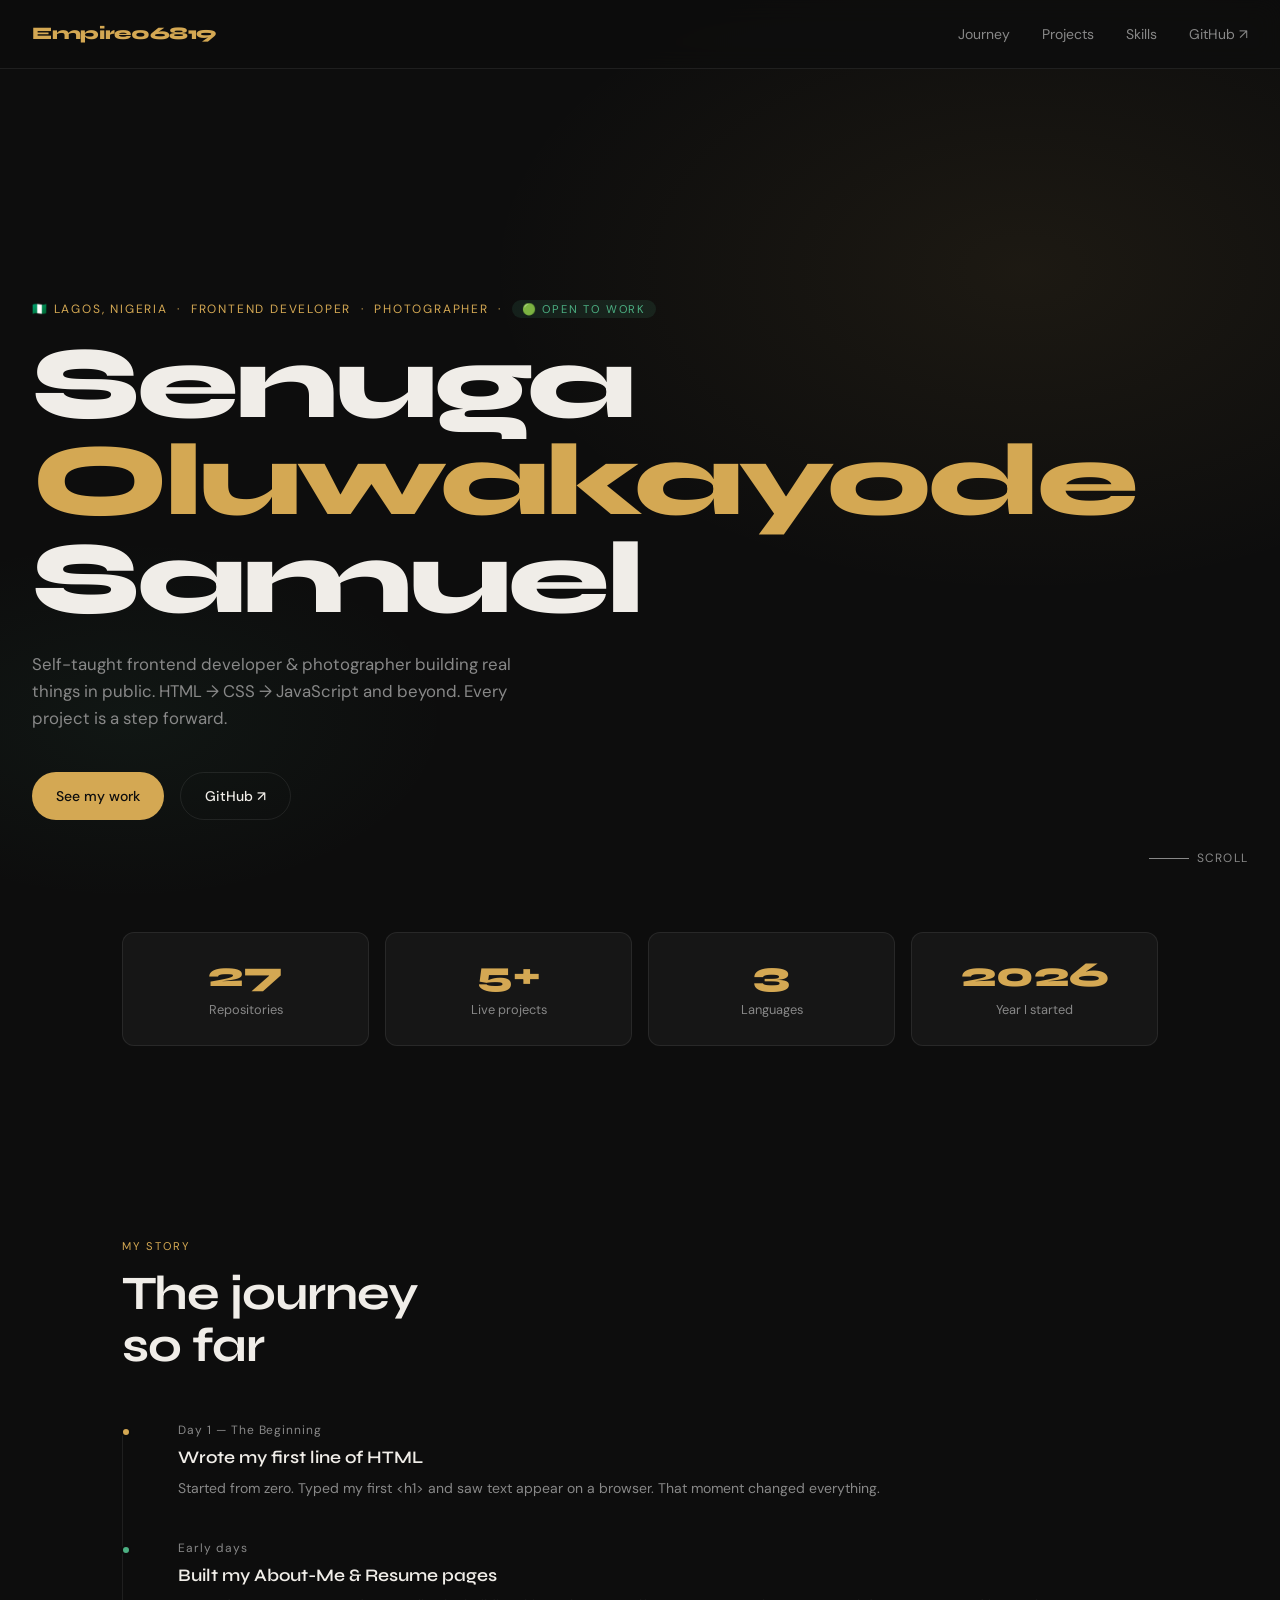
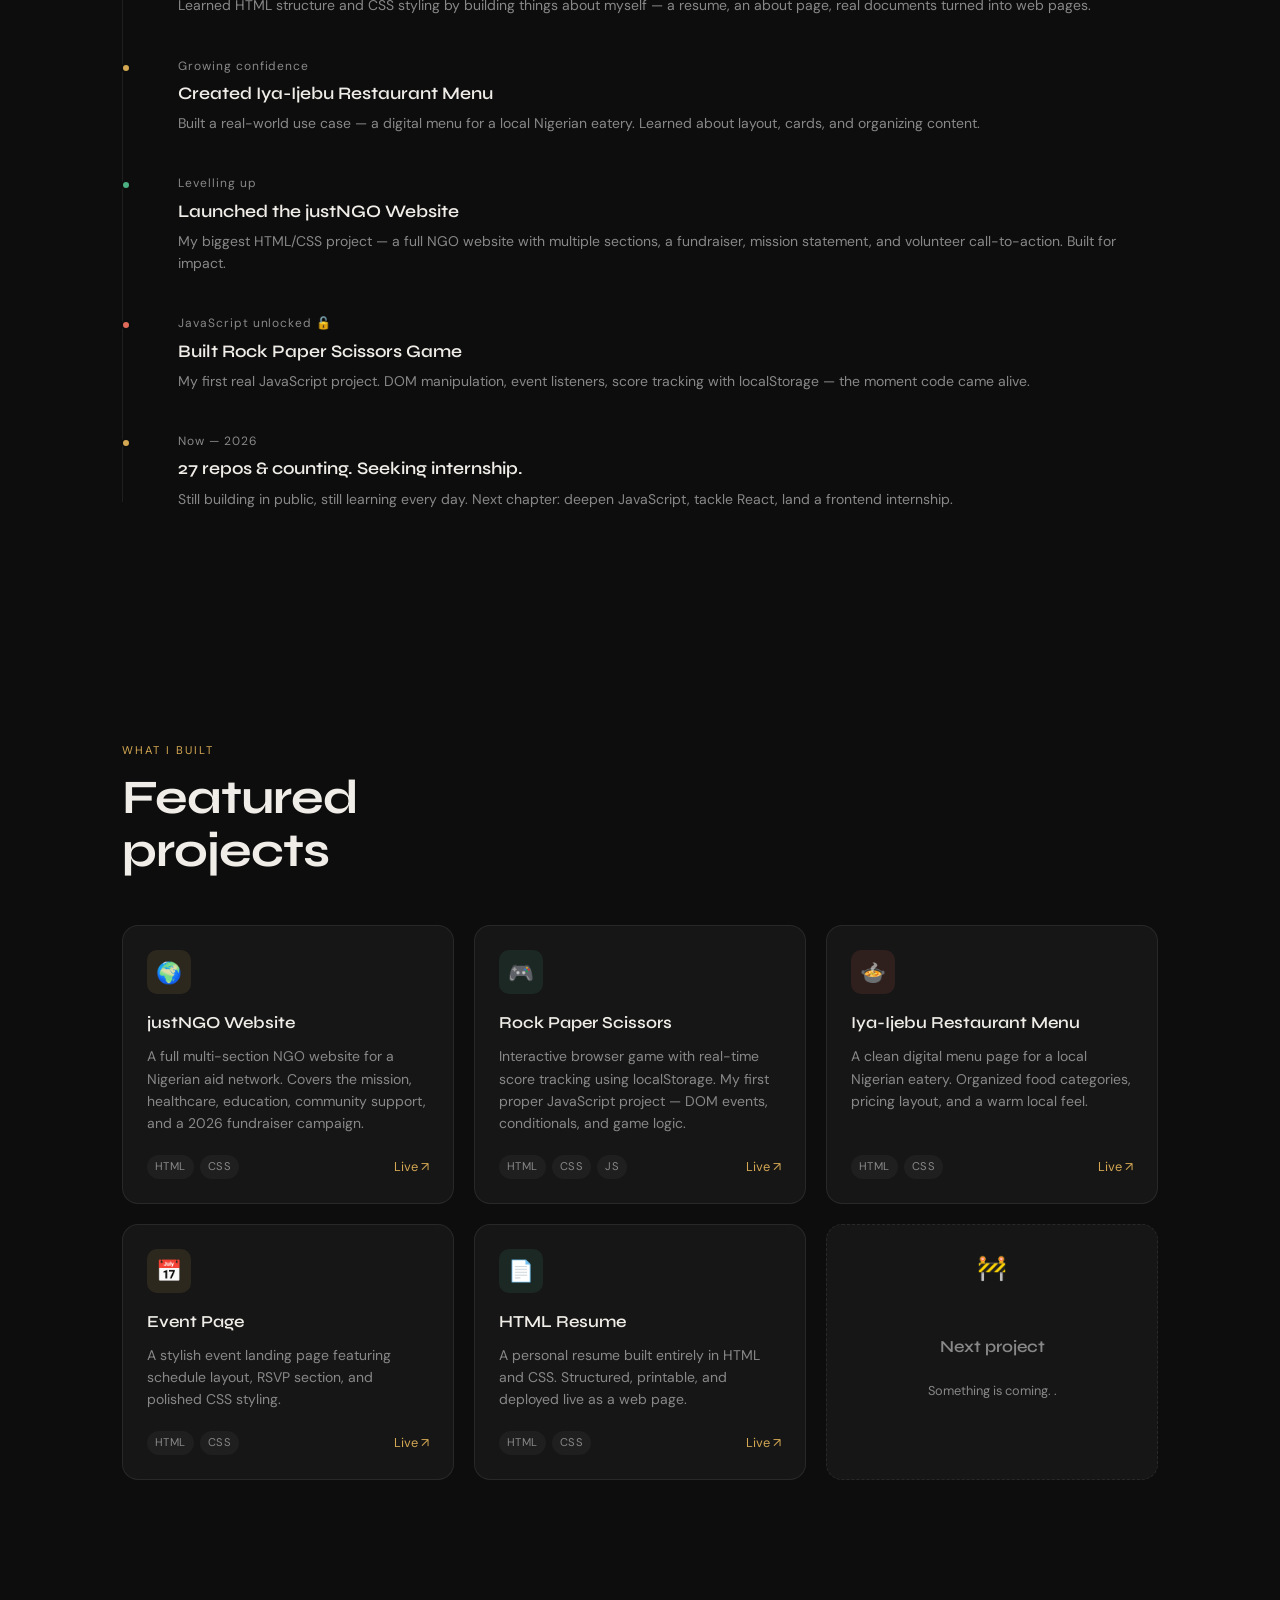
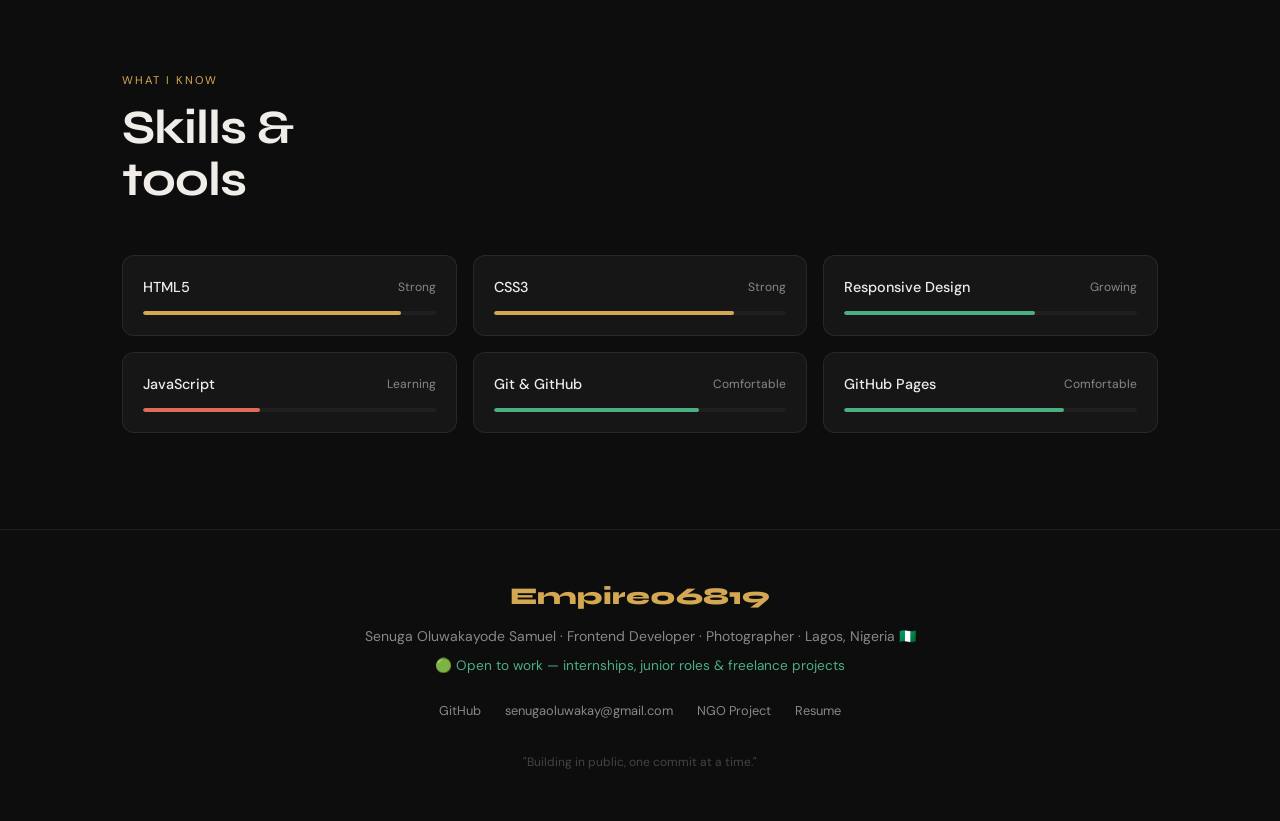
<file: index.html>
<!doctype html>
<html lang="en">
  <head>
    <meta charset="UTF-8" />
    <meta name="viewport" content="width=device-width, initial-scale=1.0" />
    <title>Empire06819 — Portfolio</title>
    <link
      href="https://fonts.googleapis.com/css2?family=Syne:wght@400;500;600;700;800&family=DM+Sans:wght@300;400;500&display=swap"
      rel="stylesheet"
    />
    <link rel="preconnect" href="https://fonts.googleapis.com" />
    <link rel="preconnect" href="https://fonts.gstatic.com" crossorigin />
    <link rel="stylesheet" href="style.css" />
  </head>
  <body>
    <!-- NAV -->
    <nav>
      <div class="nav-logo">Empire06819</div>
      <ul class="nav-links">
        <li><a href="#journey">Journey</a></li>
        <li><a href="#projects">Projects</a></li>
        <li><a href="#skills">Skills</a></li>
        <li>
          <a href="https://github.com/Empire06819" target="_blank">GitHub ↗</a>
        </li>
      </ul>
    </nav>

    <!-- HERO -->
    <div class="hero">
      <div class="hero-bg"></div>
      <p class="hero-label">
        🇳🇬 Lagos, Nigeria &nbsp;·&nbsp; Frontend Developer &nbsp;·&nbsp;
        Photographer &nbsp;·&nbsp;
        <span
          style="
            color: var(--accent2);
            background: rgba(76, 175, 130, 0.12);
            padding: 2px 10px;
            border-radius: 99px;
            font-size: 0.7rem;
          "
          >🟢 Open to Work</span
        >
      </p>
      <h1>Senuga<br /><em>Oluwakayode</em><br />Samuel</h1>
      <p class="hero-sub">
        Self-taught frontend developer & photographer building real things in
        public. HTML → CSS → JavaScript and beyond. Every project is a step
        forward.
      </p>
      <div class="hero-actions">
        <a href="#projects" class="btn btn-primary">See my work</a>
        <a
          href="https://github.com/Empire06819"
          target="_blank"
          class="btn btn-ghost"
          >GitHub ↗</a
        >
      </div>
      <div class="hero-scroll">
        <span class="scroll-line"></span>
        Scroll
      </div>
    </div>

    <!-- STATS -->
    <section style="padding-top: 2rem; padding-bottom: 2rem">
      <div class="stats-row fade-in">
        <div class="stat-card">
          <div class="stat-num">27</div>
          <div class="stat-label">Repositories</div>
        </div>
        <div class="stat-card">
          <div class="stat-num">5+</div>
          <div class="stat-label">Live projects</div>
        </div>
        <div class="stat-card">
          <div class="stat-num">3</div>
          <div class="stat-label">Languages</div>
        </div>
        <div class="stat-card">
          <div class="stat-num">2026</div>
          <div class="stat-label">Year I started</div>
        </div>
      </div>
    </section>

    <!-- JOURNEY / TIMELINE -->
    <section id="journey">
      <p class="section-tag fade-in">My story</p>
      <h2 class="section-title fade-in">The journey<br />so far</h2>
      <div class="timeline">
        <div class="timeline-item">
          <div class="timeline-dot"></div>
          <p class="timeline-date">Day 1 — The Beginning</p>
          <p class="timeline-title">Wrote my first line of HTML</p>
          <p class="timeline-desc">
            Started from zero. Typed my first &lt;h1&gt; and saw text appear on
            a browser. That moment changed everything.
          </p>
        </div>

        <div class="timeline-item">
          <div class="timeline-dot" style="background: var(--accent2)"></div>
          <p class="timeline-date">Early days</p>
          <p class="timeline-title">Built my About-Me &amp; Resume pages</p>
          <p class="timeline-desc">
            Learned HTML structure and CSS styling by building things about
            myself — a resume, an about page, real documents turned into web
            pages.
          </p>
        </div>

        <div class="timeline-item">
          <div class="timeline-dot"></div>
          <p class="timeline-date">Growing confidence</p>
          <p class="timeline-title">Created Iya-Ijebu Restaurant Menu</p>
          <p class="timeline-desc">
            Built a real-world use case — a digital menu for a local Nigerian
            eatery. Learned about layout, cards, and organizing content.
          </p>
        </div>

        <div class="timeline-item">
          <div class="timeline-dot" style="background: var(--accent2)"></div>
          <p class="timeline-date">Levelling up</p>
          <p class="timeline-title">Launched the justNGO Website</p>
          <p class="timeline-desc">
            My biggest HTML/CSS project — a full NGO website with multiple
            sections, a fundraiser, mission statement, and volunteer
            call-to-action. Built for impact.
          </p>
        </div>

        <div class="timeline-item">
          <div class="timeline-dot" style="background: var(--accent3)"></div>
          <p class="timeline-date">JavaScript unlocked 🔓</p>
          <p class="timeline-title">Built Rock Paper Scissors Game</p>
          <p class="timeline-desc">
            My first real JavaScript project. DOM manipulation, event listeners,
            score tracking with localStorage — the moment code came alive.
          </p>
        </div>

        <div class="timeline-item">
          <div class="timeline-dot" style="background: var(--accent)"></div>
          <p class="timeline-date">Now — 2026</p>
          <p class="timeline-title">
            27 repos &amp; counting. Seeking internship.
          </p>
          <p class="timeline-desc">
            Still building in public, still learning every day. Next chapter:
            deepen JavaScript, tackle React, land a frontend internship.
          </p>
        </div>
      </div>
    </section>

    <!-- PROJECTS -->
    <section id="projects">
      <p class="section-tag fade-in">What I built</p>
      <h2 class="section-title fade-in">Featured<br />projects</h2>
      <div class="projects-grid">
        <div class="project-card">
          <div
            class="project-icon"
            style="background: rgba(212, 168, 83, 0.12)"
          >
            🌍
          </div>
          <h3>justNGO Website</h3>
          <p>
            A full multi-section NGO website for a Nigerian aid network. Covers
            the mission, healthcare, education, community support, and a 2026
            fundraiser campaign.
          </p>
          <div class="project-footer">
            <div class="tech-tags">
              <span class="tech-tag">HTML</span>
              <span class="tech-tag">CSS</span>
            </div>
            <a
              class="project-link"
              href="https://empire06819.github.io/NGO/"
              target="_blank"
              >Live ↗</a
            >
          </div>
        </div>

        <div class="project-card">
          <div
            class="project-icon"
            style="background: rgba(76, 175, 130, 0.12)"
          >
            🎮
          </div>
          <h3>Rock Paper Scissors</h3>
          <p>
            Interactive browser game with real-time score tracking using
            localStorage. My first proper JavaScript project — DOM events,
            conditionals, and game logic.
          </p>
          <div class="project-footer">
            <div class="tech-tags">
              <span class="tech-tag">HTML</span>
              <span class="tech-tag">CSS</span>
              <span class="tech-tag">JS</span>
            </div>
            <a
              class="project-link"
              href="https://empire06819.github.io/Rock-Paper-Scissors-Js/"
              target="_blank"
              >Live ↗</a
            >
          </div>
        </div>

        <div class="project-card">
          <div
            class="project-icon"
            style="background: rgba(224, 107, 90, 0.12)"
          >
            🍲
          </div>
          <h3>Iya-Ijebu Restaurant Menu</h3>
          <p>
            A clean digital menu page for a local Nigerian eatery. Organized
            food categories, pricing layout, and a warm local feel.
          </p>
          <div class="project-footer">
            <div class="tech-tags">
              <span class="tech-tag">HTML</span>
              <span class="tech-tag">CSS</span>
            </div>
            <a
              class="project-link"
              href="https://empire06819.github.io/Iya-Ijebu-Restaurant-Menu/"
              target="_blank"
              >Live ↗</a
            >
          </div>
        </div>

        <div class="project-card">
          <div
            class="project-icon"
            style="background: rgba(212, 168, 83, 0.12)"
          >
            📅
          </div>
          <h3>Event Page</h3>
          <p>
            A stylish event landing page featuring schedule layout, RSVP
            section, and polished CSS styling.
          </p>
          <div class="project-footer">
            <div class="tech-tags">
              <span class="tech-tag">HTML</span>
              <span class="tech-tag">CSS</span>
            </div>
            <a
              class="project-link"
              href="https://empire06819.github.io/Event-Page/"
              target="_blank"
              >Live ↗</a
            >
          </div>
        </div>

        <div class="project-card">
          <div
            class="project-icon"
            style="background: rgba(76, 175, 130, 0.12)"
          >
            📄
          </div>
          <h3>HTML Resume</h3>
          <p>
            A personal resume built entirely in HTML and CSS. Structured,
            printable, and deployed live as a web page.
          </p>
          <div class="project-footer">
            <div class="tech-tags">
              <span class="tech-tag">HTML</span>
              <span class="tech-tag">CSS</span>
            </div>
            <a
              class="project-link"
              href="https://empire06819.github.io/Resume/"
              target="_blank"
              >Live ↗</a
            >
          </div>
        </div>

        <div
          class="project-card"
          style="
            border-style: dashed;
            display: flex;
            align-items: center;
            justify-content: center;
            min-height: 200px;
            flex-direction: column;
            gap: 0.75rem;
          "
        >
          <p style="font-size: 1.5rem">🚧</p>
          <h3 style="text-align: center; color: var(--muted)">Next project</h3>
          <p style="text-align: center; font-size: 0.8rem">
            Something is coming. .
          </p>
        </div>
      </div>
    </section>

    <!-- SKILLS -->
    <section id="skills">
      <p class="section-tag fade-in">What I know</p>
      <h2 class="section-title fade-in">Skills &amp;<br />tools</h2>
      <div class="skills-grid">
        <div class="skill-item fade-in" data-delay="0">
          <div class="skill-header">
            <span class="skill-name">HTML5</span>
            <span class="skill-level">Strong</span>
          </div>
          <div class="skill-bar">
            <div class="skill-fill" data-width="88"></div>
          </div>
        </div>

        <div class="skill-item fade-in" data-delay="100">
          <div class="skill-header">
            <span class="skill-name">CSS3</span>
            <span class="skill-level">Strong</span>
          </div>
          <div class="skill-bar">
            <div class="skill-fill" data-width="82"></div>
          </div>
        </div>

        <div class="skill-item fade-in" data-delay="200">
          <div class="skill-header">
            <span class="skill-name">Responsive Design</span>
            <span class="skill-level">Growing</span>
          </div>
          <div class="skill-bar">
            <div
              class="skill-fill"
              data-width="65"
              style="background: var(--accent2)"
            ></div>
          </div>
        </div>

        <div class="skill-item fade-in" data-delay="300">
          <div class="skill-header">
            <span class="skill-name">JavaScript</span>
            <span class="skill-level">Learning</span>
          </div>
          <div class="skill-bar">
            <div
              class="skill-fill"
              data-width="40"
              style="background: var(--accent3)"
            ></div>
          </div>
        </div>

        <div class="skill-item fade-in" data-delay="400">
          <div class="skill-header">
            <span class="skill-name">Git &amp; GitHub</span>
            <span class="skill-level">Comfortable</span>
          </div>
          <div class="skill-bar">
            <div
              class="skill-fill"
              data-width="70"
              style="background: var(--accent2)"
            ></div>
          </div>
        </div>

        <div class="skill-item fade-in" data-delay="500">
          <div class="skill-header">
            <span class="skill-name">GitHub Pages</span>
            <span class="skill-level">Comfortable</span>
          </div>
          <div class="skill-bar">
            <div
              class="skill-fill"
              data-width="75"
              style="background: var(--accent2)"
            ></div>
          </div>
        </div>
      </div>
    </section>

    <!-- FOOTER -->
    <footer>
      <div class="footer-logo">Empire06819</div>
      <p>
        Senuga Oluwakayode Samuel · Frontend Developer · Photographer · Lagos,
        Nigeria 🇳🇬
      </p>
      <p style="margin-top: 0.5rem; font-size: 0.85rem; color: var(--accent2)">
        🟢 Open to work — internships, junior roles &amp; freelance projects
      </p>
      <div class="footer-links">
        <a href="https://github.com/Empire06819" target="_blank">GitHub</a>
        <a href="mailto:senugaoluwakay@gmail.com">senugaoluwakay@gmail.com</a>
        <a href="https://empire06819.github.io/NGO/" target="_blank"
          >NGO Project</a
        >
        <a href="https://empire06819.github.io/Resume/" target="_blank"
          >Resume</a
        >
      </div>
      <p style="margin-top: 2rem; font-size: 0.75rem; color: #444">
        "Building in public, one commit at a time."
      </p>
    </footer>

    <script>
      // Intersection Observer for all animations
      const observer = new IntersectionObserver(
        (entries) => {
          entries.forEach((entry, i) => {
            if (entry.isIntersecting) {
              const el = entry.target;
              const delay = parseInt(el.dataset.delay || 0);
              setTimeout(() => {
                el.classList.add("visible");
                // Animate skill bars
                const fill = el.querySelector(".skill-fill");
                if (fill) fill.style.width = fill.dataset.width + "%";
              }, delay);
              observer.unobserve(el);
            }
          });
        },
        { threshold: 0.15 },
      );

      document
        .querySelectorAll(
          ".fade-in, .timeline-item, .project-card, .skill-item",
        )
        .forEach((el) => {
          observer.observe(el);
        });

      // Stagger project cards
      document.querySelectorAll(".project-card").forEach((card, i) => {
        card.dataset.delay = i * 80;
      });
    </script>
  </body>
</html>
</file>
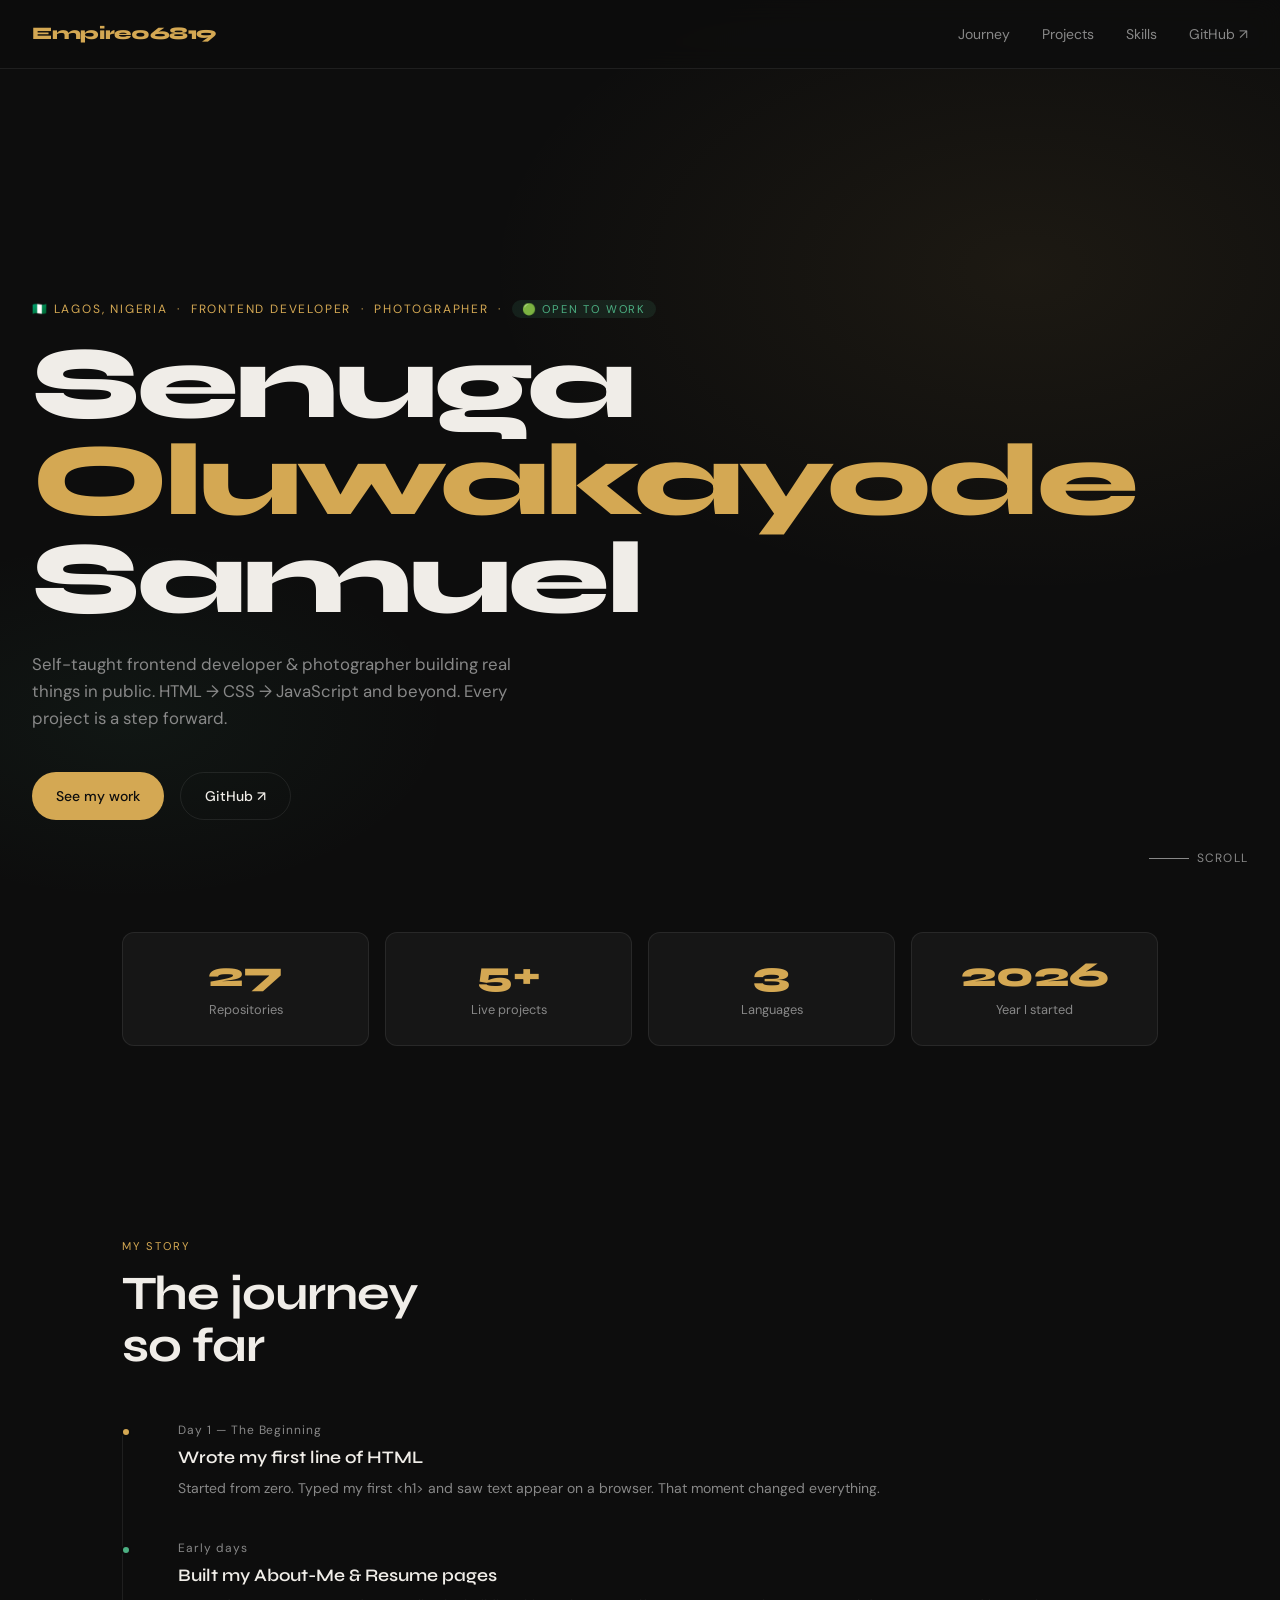
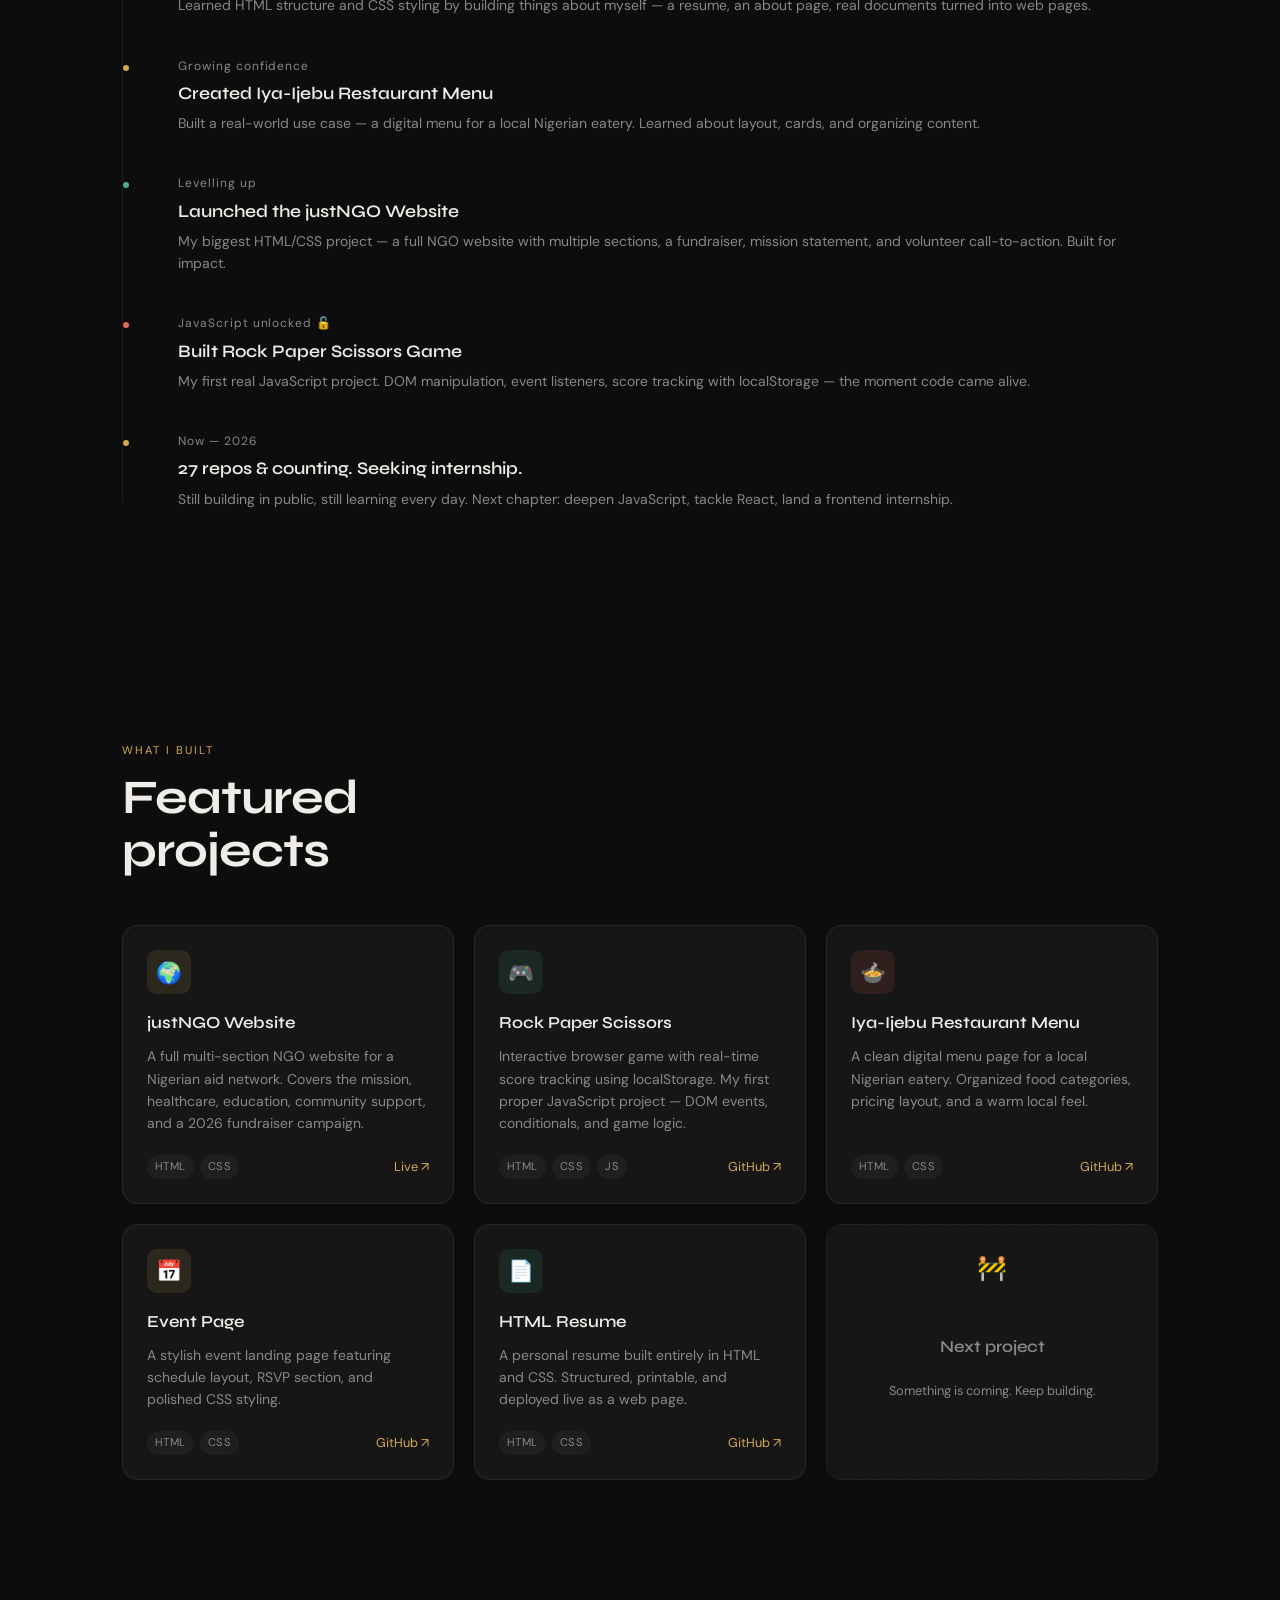
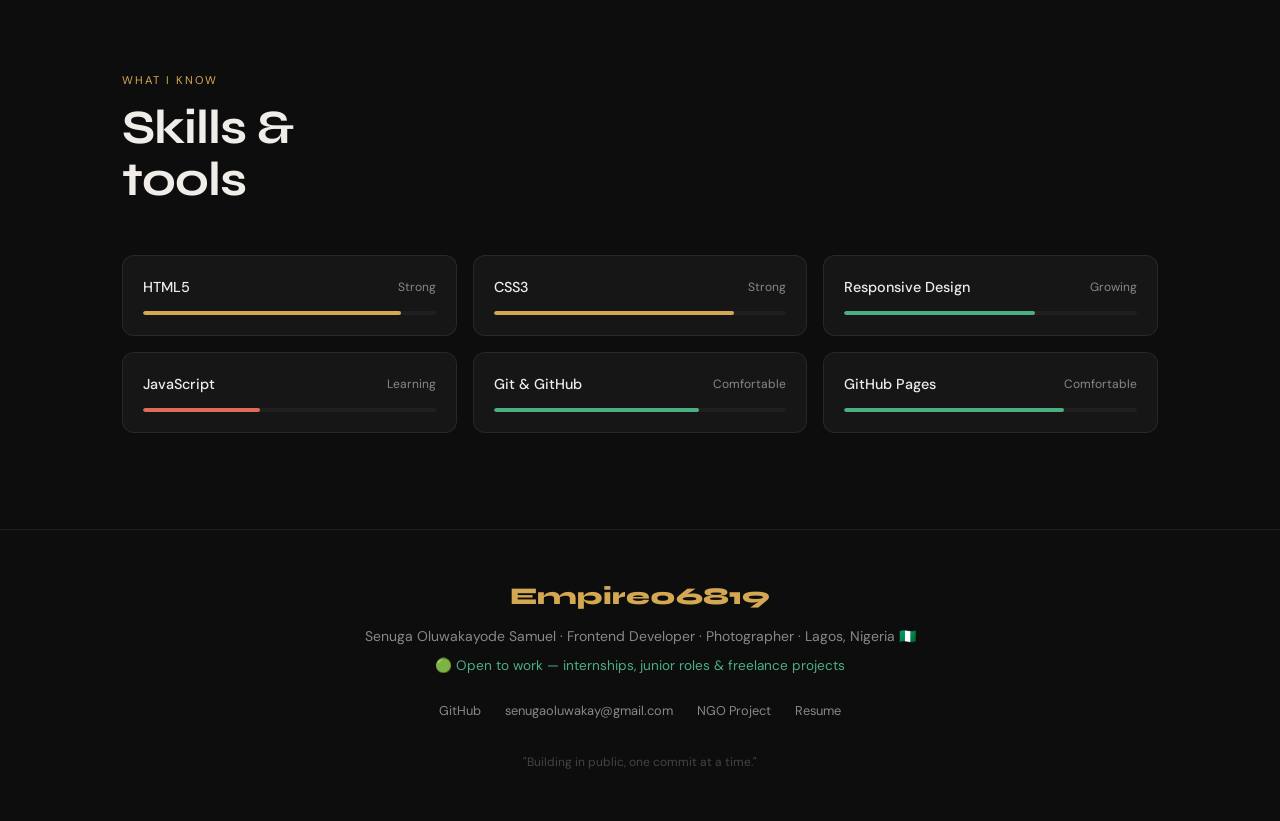
<file: portfolio.html>
<!doctype html>
<html lang="en">
  <head>
    <meta charset="UTF-8" />
    <meta name="viewport" content="width=device-width, initial-scale=1.0" />
    <title>Empire06819 — Portfolio</title>
    <link
      href="https://fonts.googleapis.com/css2?family=Syne:wght@400;500;600;700;800&family=DM+Sans:wght@300;400;500&display=swap"
      rel="stylesheet"
    />
    <link rel="preconnect" href="https://fonts.googleapis.com" />
    <link rel="preconnect" href="https://fonts.gstatic.com" crossorigin />
    <link rel="stylesheet" href="style.css" />
  </head>
  <body>
    <!-- NAV -->
    <nav>
      <div class="nav-logo">Empire06819</div>
      <ul class="nav-links">
        <li><a href="#journey">Journey</a></li>
        <li><a href="#projects">Projects</a></li>
        <li><a href="#skills">Skills</a></li>
        <li>
          <a href="https://github.com/Empire06819" target="_blank">GitHub ↗</a>
        </li>
      </ul>
    </nav>

    <!-- HERO -->
    <div class="hero">
      <div class="hero-bg"></div>
      <p class="hero-label">
        🇳🇬 Lagos, Nigeria &nbsp;·&nbsp; Frontend Developer &nbsp;·&nbsp;
        Photographer &nbsp;·&nbsp;
        <span
          style="
            color: var(--accent2);
            background: rgba(76, 175, 130, 0.12);
            padding: 2px 10px;
            border-radius: 99px;
            font-size: 0.7rem;
          "
          >🟢 Open to Work</span
        >
      </p>
      <h1>Senuga<br /><em>Oluwakayode</em><br />Samuel</h1>
      <p class="hero-sub">
        Self-taught frontend developer & photographer building real things in
        public. HTML → CSS → JavaScript and beyond. Every project is a step
        forward.
      </p>
      <div class="hero-actions">
        <a href="#projects" class="btn btn-primary">See my work</a>
        <a
          href="https://github.com/Empire06819"
          target="_blank"
          class="btn btn-ghost"
          >GitHub ↗</a
        >
      </div>
      <div class="hero-scroll">
        <span class="scroll-line"></span>
        Scroll
      </div>
    </div>

    <!-- STATS -->
    <section style="padding-top: 2rem; padding-bottom: 2rem">
      <div class="stats-row fade-in">
        <div class="stat-card">
          <div class="stat-num">27</div>
          <div class="stat-label">Repositories</div>
        </div>
        <div class="stat-card">
          <div class="stat-num">5+</div>
          <div class="stat-label">Live projects</div>
        </div>
        <div class="stat-card">
          <div class="stat-num">3</div>
          <div class="stat-label">Languages</div>
        </div>
        <div class="stat-card">
          <div class="stat-num">2026</div>
          <div class="stat-label">Year I started</div>
        </div>
      </div>
    </section>

    <!-- JOURNEY / TIMELINE -->
    <section id="journey">
      <p class="section-tag fade-in">My story</p>
      <h2 class="section-title fade-in">The journey<br />so far</h2>
      <div class="timeline">
        <div class="timeline-item">
          <div class="timeline-dot"></div>
          <p class="timeline-date">Day 1 — The Beginning</p>
          <p class="timeline-title">Wrote my first line of HTML</p>
          <p class="timeline-desc">
            Started from zero. Typed my first &lt;h1&gt; and saw text appear on
            a browser. That moment changed everything.
          </p>
        </div>

        <div class="timeline-item">
          <div class="timeline-dot" style="background: var(--accent2)"></div>
          <p class="timeline-date">Early days</p>
          <p class="timeline-title">Built my About-Me &amp; Resume pages</p>
          <p class="timeline-desc">
            Learned HTML structure and CSS styling by building things about
            myself — a resume, an about page, real documents turned into web
            pages.
          </p>
        </div>

        <div class="timeline-item">
          <div class="timeline-dot"></div>
          <p class="timeline-date">Growing confidence</p>
          <p class="timeline-title">Created Iya-Ijebu Restaurant Menu</p>
          <p class="timeline-desc">
            Built a real-world use case — a digital menu for a local Nigerian
            eatery. Learned about layout, cards, and organizing content.
          </p>
        </div>

        <div class="timeline-item">
          <div class="timeline-dot" style="background: var(--accent2)"></div>
          <p class="timeline-date">Levelling up</p>
          <p class="timeline-title">Launched the justNGO Website</p>
          <p class="timeline-desc">
            My biggest HTML/CSS project — a full NGO website with multiple
            sections, a fundraiser, mission statement, and volunteer
            call-to-action. Built for impact.
          </p>
        </div>

        <div class="timeline-item">
          <div class="timeline-dot" style="background: var(--accent3)"></div>
          <p class="timeline-date">JavaScript unlocked 🔓</p>
          <p class="timeline-title">Built Rock Paper Scissors Game</p>
          <p class="timeline-desc">
            My first real JavaScript project. DOM manipulation, event listeners,
            score tracking with localStorage — the moment code came alive.
          </p>
        </div>

        <div class="timeline-item">
          <div class="timeline-dot" style="background: var(--accent)"></div>
          <p class="timeline-date">Now — 2026</p>
          <p class="timeline-title">
            27 repos &amp; counting. Seeking internship.
          </p>
          <p class="timeline-desc">
            Still building in public, still learning every day. Next chapter:
            deepen JavaScript, tackle React, land a frontend internship.
          </p>
        </div>
      </div>
    </section>

    <!-- PROJECTS -->
    <section id="projects">
      <p class="section-tag fade-in">What I built</p>
      <h2 class="section-title fade-in">Featured<br />projects</h2>
      <div class="projects-grid">
        <div class="project-card">
          <div
            class="project-icon"
            style="background: rgba(212, 168, 83, 0.12)"
          >
            🌍
          </div>
          <h3>justNGO Website</h3>
          <p>
            A full multi-section NGO website for a Nigerian aid network. Covers
            the mission, healthcare, education, community support, and a 2026
            fundraiser campaign.
          </p>
          <div class="project-footer">
            <div class="tech-tags">
              <span class="tech-tag">HTML</span>
              <span class="tech-tag">CSS</span>
            </div>
            <a
              class="project-link"
              href="https://empire06819.github.io/NGO/"
              target="_blank"
              >Live ↗</a
            >
          </div>
        </div>

        <div class="project-card">
          <div
            class="project-icon"
            style="background: rgba(76, 175, 130, 0.12)"
          >
            🎮
          </div>
          <h3>Rock Paper Scissors</h3>
          <p>
            Interactive browser game with real-time score tracking using
            localStorage. My first proper JavaScript project — DOM events,
            conditionals, and game logic.
          </p>
          <div class="project-footer">
            <div class="tech-tags">
              <span class="tech-tag">HTML</span>
              <span class="tech-tag">CSS</span>
              <span class="tech-tag">JS</span>
            </div>
            <a
              class="project-link"
              href="https://github.com/Empire06819/Rock-Paper-Scissors-Js"
              target="_blank"
              >GitHub ↗</a
            >
          </div>
        </div>

        <div class="project-card">
          <div
            class="project-icon"
            style="background: rgba(224, 107, 90, 0.12)"
          >
            🍲
          </div>
          <h3>Iya-Ijebu Restaurant Menu</h3>
          <p>
            A clean digital menu page for a local Nigerian eatery. Organized
            food categories, pricing layout, and a warm local feel.
          </p>
          <div class="project-footer">
            <div class="tech-tags">
              <span class="tech-tag">HTML</span>
              <span class="tech-tag">CSS</span>
            </div>
            <a
              class="project-link"
              href="https://github.com/Empire06819/Iya-Ijebu-Restaurant-Menu"
              target="_blank"
              >GitHub ↗</a
            >
          </div>
        </div>

        <div class="project-card">
          <div
            class="project-icon"
            style="background: rgba(212, 168, 83, 0.12)"
          >
            📅
          </div>
          <h3>Event Page</h3>
          <p>
            A stylish event landing page featuring schedule layout, RSVP
            section, and polished CSS styling.
          </p>
          <div class="project-footer">
            <div class="tech-tags">
              <span class="tech-tag">HTML</span>
              <span class="tech-tag">CSS</span>
            </div>
            <a
              class="project-link"
              href="https://github.com/Empire06819/Event-Page"
              target="_blank"
              >GitHub ↗</a
            >
          </div>
        </div>

        <div class="project-card">
          <div
            class="project-icon"
            style="background: rgba(76, 175, 130, 0.12)"
          >
            📄
          </div>
          <h3>HTML Resume</h3>
          <p>
            A personal resume built entirely in HTML and CSS. Structured,
            printable, and deployed live as a web page.
          </p>
          <div class="project-footer">
            <div class="tech-tags">
              <span class="tech-tag">HTML</span>
              <span class="tech-tag">CSS</span>
            </div>
            <a
              class="project-link"
              href="https://github.com/Empire06819/Resume"
              target="_blank"
              >GitHub ↗</a
            >
          </div>
        </div>

        <div
          class="project-card"
          style="
            border-style: dashed;
            display: flex;
            align-items: center;
            justify-content: center;
            min-height: 200px;
            flex-direction: column;
            gap: 0.75rem;
          "
        >
          <p style="font-size: 1.5rem">🚧</p>
          <h3 style="text-align: center; color: var(--muted)">Next project</h3>
          <p style="text-align: center; font-size: 0.8rem">
            Something is coming. Keep building.
          </p>
        </div>
      </div>
    </section>

    <!-- SKILLS -->
    <section id="skills">
      <p class="section-tag fade-in">What I know</p>
      <h2 class="section-title fade-in">Skills &amp;<br />tools</h2>
      <div class="skills-grid">
        <div class="skill-item fade-in" data-delay="0">
          <div class="skill-header">
            <span class="skill-name">HTML5</span>
            <span class="skill-level">Strong</span>
          </div>
          <div class="skill-bar">
            <div class="skill-fill" data-width="88"></div>
          </div>
        </div>

        <div class="skill-item fade-in" data-delay="100">
          <div class="skill-header">
            <span class="skill-name">CSS3</span>
            <span class="skill-level">Strong</span>
          </div>
          <div class="skill-bar">
            <div class="skill-fill" data-width="82"></div>
          </div>
        </div>

        <div class="skill-item fade-in" data-delay="200">
          <div class="skill-header">
            <span class="skill-name">Responsive Design</span>
            <span class="skill-level">Growing</span>
          </div>
          <div class="skill-bar">
            <div
              class="skill-fill"
              data-width="65"
              style="background: var(--accent2)"
            ></div>
          </div>
        </div>

        <div class="skill-item fade-in" data-delay="300">
          <div class="skill-header">
            <span class="skill-name">JavaScript</span>
            <span class="skill-level">Learning</span>
          </div>
          <div class="skill-bar">
            <div
              class="skill-fill"
              data-width="40"
              style="background: var(--accent3)"
            ></div>
          </div>
        </div>

        <div class="skill-item fade-in" data-delay="400">
          <div class="skill-header">
            <span class="skill-name">Git &amp; GitHub</span>
            <span class="skill-level">Comfortable</span>
          </div>
          <div class="skill-bar">
            <div
              class="skill-fill"
              data-width="70"
              style="background: var(--accent2)"
            ></div>
          </div>
        </div>

        <div class="skill-item fade-in" data-delay="500">
          <div class="skill-header">
            <span class="skill-name">GitHub Pages</span>
            <span class="skill-level">Comfortable</span>
          </div>
          <div class="skill-bar">
            <div
              class="skill-fill"
              data-width="75"
              style="background: var(--accent2)"
            ></div>
          </div>
        </div>
      </div>
    </section>

    <!-- FOOTER -->
    <footer>
      <div class="footer-logo">Empire06819</div>
      <p>
        Senuga Oluwakayode Samuel · Frontend Developer · Photographer · Lagos,
        Nigeria 🇳🇬
      </p>
      <p style="margin-top: 0.5rem; font-size: 0.85rem; color: var(--accent2)">
        🟢 Open to work — internships, junior roles &amp; freelance projects
      </p>
      <div class="footer-links">
        <a href="https://github.com/Empire06819" target="_blank">GitHub</a>
        <a href="mailto:senugaoluwakay@gmail.com">senugaoluwakay@gmail.com</a>
        <a href="https://empire06819.github.io/NGO/" target="_blank"
          >NGO Project</a
        >
        <a href="https://empire06819.github.io/Resume/" target="_blank"
          >Resume</a
        >
      </div>
      <p style="margin-top: 2rem; font-size: 0.75rem; color: #444">
        "Building in public, one commit at a time."
      </p>
    </footer>

    <script>
      // Intersection Observer for all animations
      const observer = new IntersectionObserver(
        (entries) => {
          entries.forEach((entry, i) => {
            if (entry.isIntersecting) {
              const el = entry.target;
              const delay = parseInt(el.dataset.delay || 0);
              setTimeout(() => {
                el.classList.add("visible");
                // Animate skill bars
                const fill = el.querySelector(".skill-fill");
                if (fill) fill.style.width = fill.dataset.width + "%";
              }, delay);
              observer.unobserve(el);
            }
          });
        },
        { threshold: 0.15 },
      );

      document
        .querySelectorAll(
          ".fade-in, .timeline-item, .project-card, .skill-item",
        )
        .forEach((el) => {
          observer.observe(el);
        });

      // Stagger project cards
      document.querySelectorAll(".project-card").forEach((card, i) => {
        card.dataset.delay = i * 80;
      });
    </script>
  </body>
</html>
</file>
<file: style.css>
*,
*::before,
*::after {
  box-sizing: border-box;
  margin: 0;
  padding: 0;
}

:root {
  --bg: #0d0d0d;
  --surface: #161616;
  --surface2: #1f1f1f;
  --border: rgba(255, 255, 255, 0.08);
  --text: #f0ede8;
  --muted: #888;
  --accent: #d4a853;
  --accent2: #4caf82;
  --accent3: #e06b5a;
}

html {
  scroll-behavior: smooth;
}

body {
  background: var(--bg);
  color: var(--text);
  font-family: "DM Sans", sans-serif;
  font-size: 16px;
  line-height: 1.6;
  overflow-x: hidden;
}

/* ── NAV ── */
nav {
  position: fixed;
  top: 0;
  left: 0;
  right: 0;
  z-index: 100;
  display: flex;
  align-items: center;
  justify-content: space-between;
  padding: 1.25rem 2rem;
  background: rgba(13, 13, 13, 0.85);
  backdrop-filter: blur(12px);
  border-bottom: 1px solid var(--border);
}
.nav-logo {
  font-family: "Syne", sans-serif;
  font-weight: 800;
  font-size: 1.1rem;
  color: var(--accent);
  letter-spacing: -0.02em;
}
.nav-links {
  display: flex;
  gap: 2rem;
  list-style: none;
}
.nav-links a {
  color: var(--muted);
  text-decoration: none;
  font-size: 0.875rem;
  transition: color 0.2s;
}
.nav-links a:hover {
  color: var(--text);
}

/* ── HERO ── */
.hero {
  min-height: 100vh;
  display: flex;
  flex-direction: column;
  justify-content: flex-end;
  padding: 8rem 2rem 5rem;
  position: relative;
  overflow: hidden;
}
.hero-bg {
  position: absolute;
  inset: 0;
  z-index: 0;
  background:
    radial-gradient(
      ellipse 70% 60% at 80% 30%,
      rgba(212, 168, 83, 0.08) 0%,
      transparent 60%
    ),
    radial-gradient(
      ellipse 50% 40% at 10% 80%,
      rgba(76, 175, 130, 0.06) 0%,
      transparent 50%
    );
}

.hero-label {
  font-size: 0.75rem;
  letter-spacing: 0.15em;
  text-transform: uppercase;
  color: var(--accent);
  margin-bottom: 1rem;
  z-index: 1;
}

.hero h1 {
  font-family: "Syne", sans-serif;
  font-size: clamp(3rem, 8vw, 7rem);
  font-weight: 800;
  line-height: 0.95;
  letter-spacing: -0.03em;
  z-index: 1;
  margin-bottom: 1.5rem;
}

.hero h1 em {
  font-style: normal;
  color: var(--accent);
}

.hero-sub {
  max-width: 520px;
  color: var(--muted);
  font-size: 1.05rem;
  z-index: 1;
  margin-bottom: 2.5rem;
}

.hero-actions {
  display: flex;
  gap: 1rem;
  z-index: 1;
  flex-wrap: wrap;
}

.btn {
  display: inline-flex;
  align-items: center;
  gap: 8px;
  padding: 0.75rem 1.5rem;
  border-radius: 99px;
  font-size: 0.875rem;
  font-weight: 500;
  text-decoration: none;
  transition: all 0.2s;
  cursor: pointer;
  border: none;
}

.btn-primary {
  background: var(--accent);
  color: #0d0d0d;
}

.btn-primary:hover {
  opacity: 0.85;
}

.btn-ghost {
  background: transparent;
  color: var(--text);
  border: 1px solid var(--border);
}

.btn-ghost:hover {
  border-color: rgba(255, 255, 255, 0.25);
  background: var(--surface);
}

.hero-scroll {
  position: absolute;
  bottom: 2rem;
  right: 2rem;
  font-size: 0.75rem;
  color: var(--muted);
  display: flex;
  align-items: center;
  gap: 8px;
  z-index: 1;
  letter-spacing: 0.1em;
  text-transform: uppercase;
}

.scroll-line {
  width: 40px;
  height: 1px;
  background: var(--muted);
  animation: scroll-pulse 2s ease-in-out infinite;
}

@keyframes scroll-pulse {
  0%,
  100% {
    opacity: 0.3;
  }
  50% {
    opacity: 1;
  }
}

/* ── SECTIONS ── */
section {
  padding: 6rem 2rem;
  max-width: 1100px;
  margin: 0 auto;
}

.section-tag {
  font-size: 0.7rem;
  letter-spacing: 0.18em;
  text-transform: uppercase;
  color: var(--accent);
  margin-bottom: 0.75rem;
}

.section-title {
  font-family: "Syne", sans-serif;
  font-size: clamp(1.8rem, 4vw, 3rem);
  font-weight: 700;
  letter-spacing: -0.02em;
  margin-bottom: 3rem;
  line-height: 1.1;
}

/* ── TIMELINE ── */
.timeline {
  position: relative;
  padding-left: 2rem;
}

.timeline::before {
  content: "";
  position: absolute;
  left: 0;
  top: 8px;
  bottom: 8px;
  width: 1px;
  background: var(--border);
}

.timeline-item {
  position: relative;
  margin-bottom: 2.5rem;
  padding-left: 1.5rem;
  opacity: 0;
  transform: translateX(-20px);
  transition: all 0.5s ease;
}

.timeline-item.visible {
  opacity: 1;
  transform: translateX(0);
}

.timeline-dot {
  position: absolute;
  left: -2.05rem;
  top: 6px;
  width: 10px;
  height: 10px;
  border-radius: 50%;
  background: var(--accent);
  border: 2px solid var(--bg);
}

.timeline-date {
  font-size: 0.75rem;
  color: var(--muted);
  margin-bottom: 0.25rem;
  letter-spacing: 0.08em;
}

.timeline-title {
  font-family: "Syne", sans-serif;
  font-size: 1.1rem;
  font-weight: 600;
  margin-bottom: 0.25rem;
}

.timeline-desc {
  font-size: 0.875rem;
  color: var(--muted);
}

/* ── PROJECTS ── */
.projects-grid {
  display: grid;
  grid-template-columns: repeat(auto-fill, minmax(300px, 1fr));
  gap: 1.25rem;
}

.project-card {
  background: var(--surface);
  border: 1px solid var(--border);
  border-radius: 16px;
  padding: 1.5rem;
  display: flex;
  flex-direction: column;
  transition:
    border-color 0.2s,
    transform 0.2s;
  opacity: 0;
  transform: translateY(24px);
}

.project-card.visible {
  opacity: 1;
  transform: translateY(0);
  transition:
    opacity 0.5s ease,
    transform 0.5s ease,
    border-color 0.2s,
    box-shadow 0.2s;
}

.project-card:hover {
  border-color: rgba(255, 255, 255, 0.18);
  transform: translateY(-4px);
}

.project-icon {
  width: 44px;
  height: 44px;
  border-radius: 10px;
  display: flex;
  align-items: center;
  justify-content: center;
  font-size: 1.3rem;
  margin-bottom: 1rem;
}

.project-card h3 {
  font-family: "Syne", sans-serif;
  font-size: 1.05rem;
  font-weight: 600;
  margin-bottom: 0.5rem;
}

.project-card p {
  font-size: 0.875rem;
  color: var(--muted);
  flex: 1;
  margin-bottom: 1.25rem;
  line-height: 1.6;
}

.project-footer {
  display: flex;
  align-items: center;
  justify-content: space-between;
  gap: 8px;
}

.tech-tags {
  display: flex;
  gap: 6px;
  flex-wrap: wrap;
}

.tech-tag {
  font-size: 0.7rem;
  padding: 3px 8px;
  border-radius: 99px;
  background: var(--surface2);
  color: var(--muted);
  letter-spacing: 0.04em;
}

.project-link {
  font-size: 0.8rem;
  color: var(--accent);
  text-decoration: none;
  white-space: nowrap;
  display: flex;
  align-items: center;
  gap: 4px;
}

.project-link:hover {
  opacity: 0.75;
}

/* ── SKILLS ── */
.skills-grid {
  display: grid;
  grid-template-columns: repeat(auto-fill, minmax(260px, 1fr));
  gap: 1rem;
}

.skill-item {
  background: var(--surface);
  border: 1px solid var(--border);
  border-radius: 12px;
  padding: 1.25rem;
}

.skill-header {
  display: flex;
  align-items: center;
  justify-content: space-between;
  margin-bottom: 0.75rem;
}

.skill-name {
  font-size: 0.9rem;
  font-weight: 500;
}

.skill-level {
  font-size: 0.75rem;
  color: var(--muted);
}

.skill-bar {
  height: 4px;
  background: var(--surface2);
  border-radius: 99px;
  overflow: hidden;
}

.skill-fill {
  height: 100%;
  border-radius: 99px;
  background: var(--accent);
  width: 0;
  transition: width 1.2s cubic-bezier(0.4, 0, 0.2, 1);
}

/* ── STATS ── */
.stats-row {
  display: grid;
  grid-template-columns: repeat(auto-fit, minmax(160px, 1fr));
  gap: 1rem;
  margin-bottom: 4rem;
}

.stat-card {
  background: var(--surface);
  border: 1px solid var(--border);
  border-radius: 12px;
  padding: 1.5rem;
  text-align: center;
}

.stat-num {
  font-family: "Syne", sans-serif;
  font-size: 2.2rem;
  font-weight: 800;
  color: var(--accent);
  line-height: 1;
  margin-bottom: 0.5rem;
}

.stat-label {
  font-size: 0.8rem;
  color: var(--muted);
}

/* ── FOOTER ── */
footer {
  border-top: 1px solid var(--border);
  padding: 3rem 2rem;
  text-align: center;
}

.footer-logo {
  font-family: "Syne", sans-serif;
  font-size: 1.5rem;
  font-weight: 800;
  color: var(--accent);
  margin-bottom: 0.5rem;
}

footer p {
  font-size: 0.875rem;
  color: var(--muted);
}

.footer-links {
  display: flex;
  justify-content: center;
  gap: 1.5rem;
  margin-top: 1.5rem;
}

.footer-links a {
  font-size: 0.8rem;
  color: var(--muted);
  text-decoration: none;
}

.footer-links a:hover {
  color: var(--text);
}

/* ── MOBILE ── */
@media (max-width: 640px) {
  nav {
    padding: 1rem;
  }
  .nav-links {
    display: none;
  }
  .hero {
    padding: 7rem 1.25rem 4rem;
  }
  section {
    padding: 4rem 1.25rem;
  }
  .projects-grid {
    grid-template-columns: 1fr;
  }
}

/* ── FADE-IN ── */
.fade-in {
  opacity: 0;
  transform: translateY(20px);
  transition:
    opacity 0.6s ease,
    transform 0.6s ease;
}
.fade-in.visible {
  opacity: 1;
  transform: translateY(0);
}
</file>
